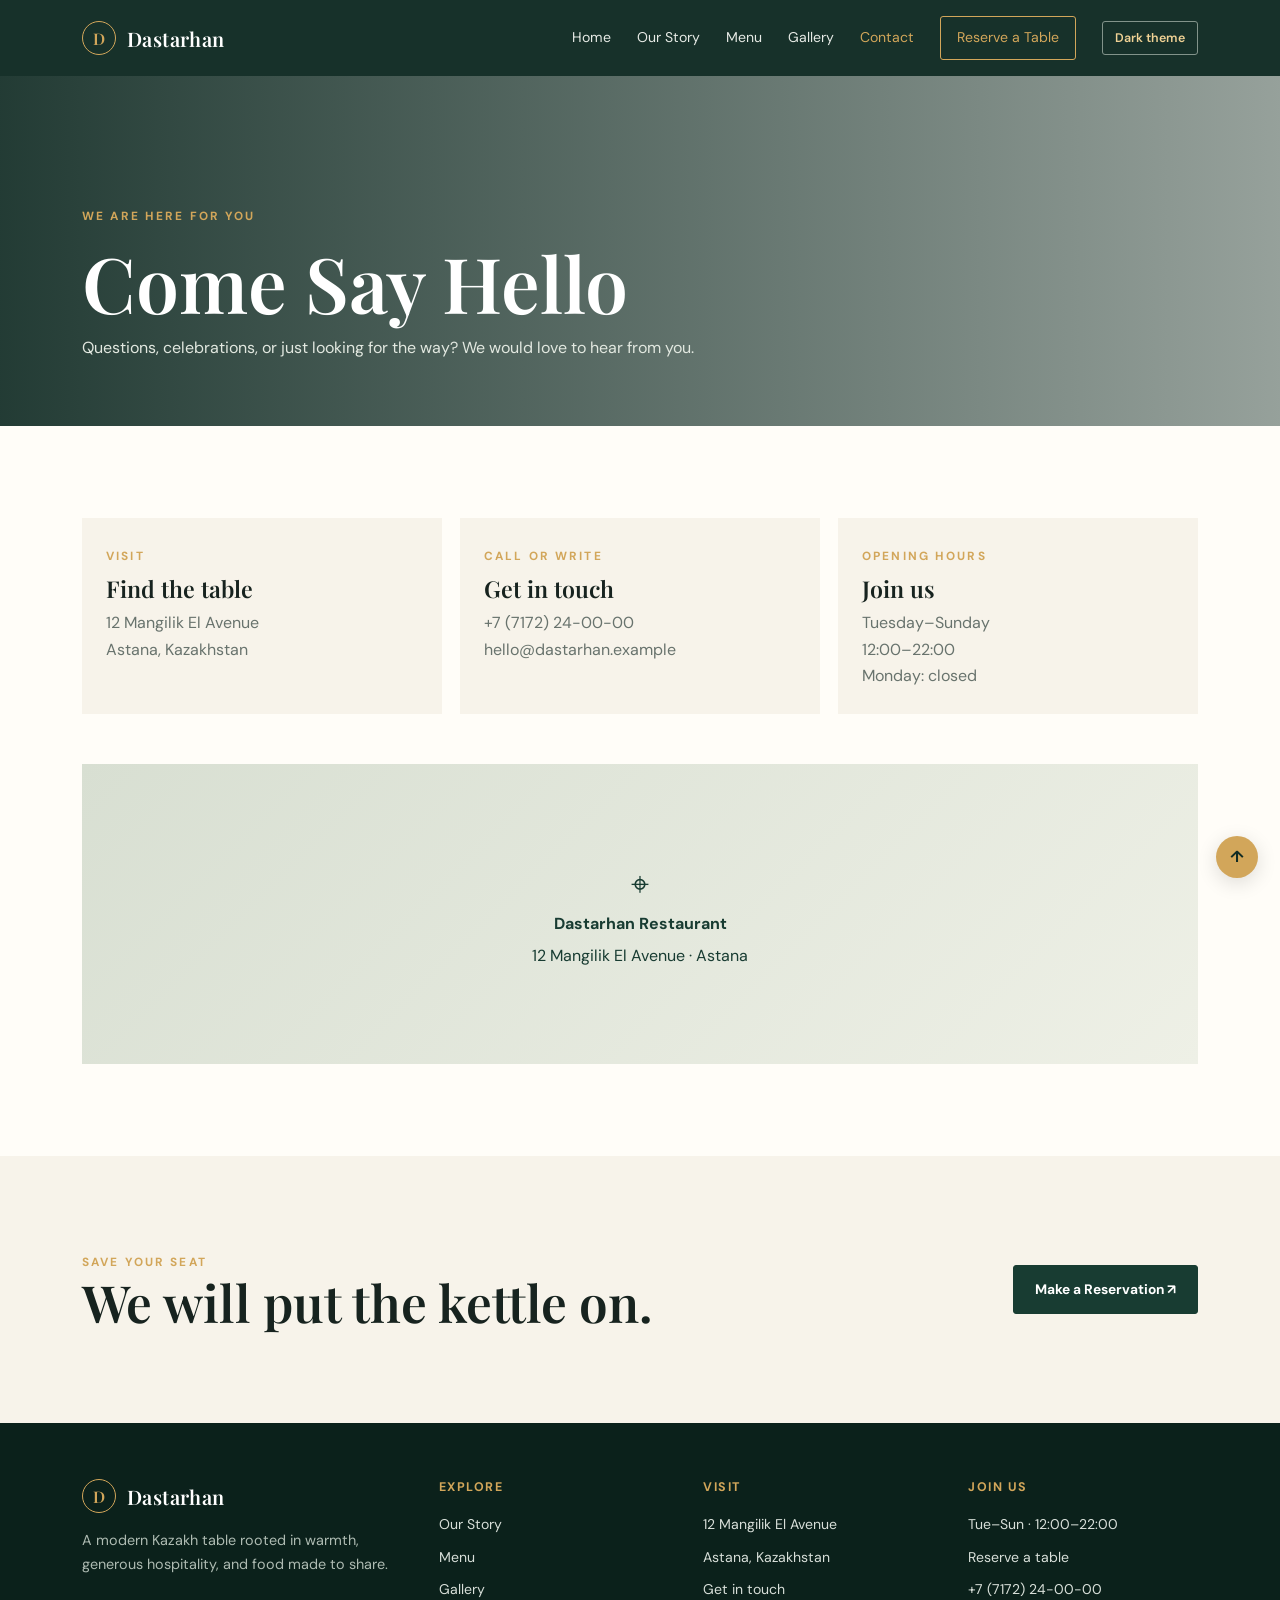
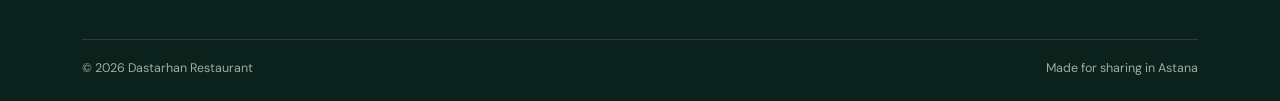
<file: contact.html>
<!doctype html>
<html lang="en">
  <head>
    <meta charset="utf-8" />
    <meta name="viewport" content="width=device-width, initial-scale=1" />
    <meta
      name="description"
      content="Contact and visit Dastarhan Restaurant in Astana."
    />
    <title>Contact | Dastarhan</title>
    <link
      href="https://cdn.jsdelivr.net/npm/bootstrap@5.3.3/dist/css/bootstrap.min.css"
      rel="stylesheet"
    />
    <link rel="stylesheet" href="styles.css" />
  </head>
  <body>
    <nav class="navbar">
      <div class="container nav-inner">
        <a class="brand" href="index.html"
          ><span class="brand-mark">D</span>Dastarhan</a
        ><button
          class="navbar-toggler"
          type="button"
          aria-label="Toggle navigation"
        >
          Menu
        </button>
        <div class="nav-links">
          <a href="index.html">Home</a><a href="about.html">Our Story</a
          ><a href="menu.html">Menu</a><a href="gallery.html">Gallery</a
          ><a class="active" href="contact.html">Contact</a
          ><a class="nav-cta" href="reservation.html">Reserve a Table</a>
        </div>
      </div>
    </nav>
    <main>
      <header class="page-hero">
        <div class="container">
          <span class="eyebrow">We are here for you</span>
          <h1>Come Say Hello</h1>
          <p>
            Questions, celebrations, or just looking for the way? We would love
            to hear from you.
          </p>
        </div>
      </header>
      <section class="section">
        <div class="container">
          <div class="contact-cards">
            <article class="contact-card">
              <span class="eyebrow">Visit</span>
              <h3 class="mt-2">Find the table</h3>
              <p>12 Mangilik El Avenue<br />Astana, Kazakhstan</p>
            </article>
            <article class="contact-card">
              <span class="eyebrow">Call or write</span>
              <h3 class="mt-2">Get in touch</h3>
              <p>
                <a href="tel:+77172240000">+7 (7172) 24-00-00</a><br /><a
                  href="mailto:hello@dastarhan.example"
                  >hello@dastarhan.example</a
                >
              </p>
            </article>
            <article class="contact-card">
              <span class="eyebrow">Opening hours</span>
              <h3 class="mt-2">Join us</h3>
              <p>Tuesday–Sunday<br />12:00–22:00<br />Monday: closed</p>
            </article>
          </div>
          <div class="map-panel">
            <div>
              <div class="map-pin">⌖</div>
              <strong>Dastarhan Restaurant</strong>
              <p>12 Mangilik El Avenue · Astana</p>
            </div>
          </div>
        </div>
      </section>
      <section class="section cream-bg">
        <div class="container split-cta">
          <div>
            <span class="eyebrow">Save your seat</span>
            <h2>We will put the kettle on.</h2>
          </div>
          <a class="btn btn-dark" href="reservation.html"
            >Make a Reservation ↗</a
          >
        </div>
      </section>
    </main>
    <footer class="footer">
      <div class="container">
        <div class="footer-grid">
          <div>
            <a class="brand" href="index.html"
              ><span class="brand-mark">D</span>Dastarhan</a
            >
            <p class="mt-3">
              A modern Kazakh table rooted in warmth, generous hospitality, and
              food made to share.
            </p>
          </div>
          <div>
            <h3>Explore</h3>
            <div class="footer-links">
              <a href="about.html">Our Story</a><a href="menu.html">Menu</a
              ><a href="gallery.html">Gallery</a>
            </div>
          </div>
          <div>
            <h3>Visit</h3>
            <div class="footer-links">
              <span>12 Mangilik El Avenue</span><span>Astana, Kazakhstan</span
              ><a href="contact.html">Get in touch</a>
            </div>
          </div>
          <div>
            <h3>Join us</h3>
            <div class="footer-links">
              <span>Tue–Sun · 12:00–22:00</span
              ><a href="reservation.html">Reserve a table</a
              ><a href="tel:+77172240000">+7 (7172) 24-00-00</a>
            </div>
          </div>
        </div>
        <div class="footer-bottom">
          <span>© 2026 Dastarhan Restaurant</span
          ><span>Made for sharing in Astana</span>
        </div>
      </div>
    </footer>
    <a class="back-top" href="#top" aria-label="Back to top">↑</a>
    <script src="https://cdn.jsdelivr.net/npm/bootstrap@5.3.3/dist/js/bootstrap.bundle.min.js"></script>
    <script
      src="https://code.jquery.com/jquery-3.7.1.min.js"
      integrity="sha256-/JqT3SQfawRcv/BIHPThkBvs0OEvtFFmqPF/lYI/Cxo="
      crossorigin="anonymous"
    ></script>
    <script src="data.js" defer></script>
    <script src="app.js" defer></script>
  </body>
</html>
</file>
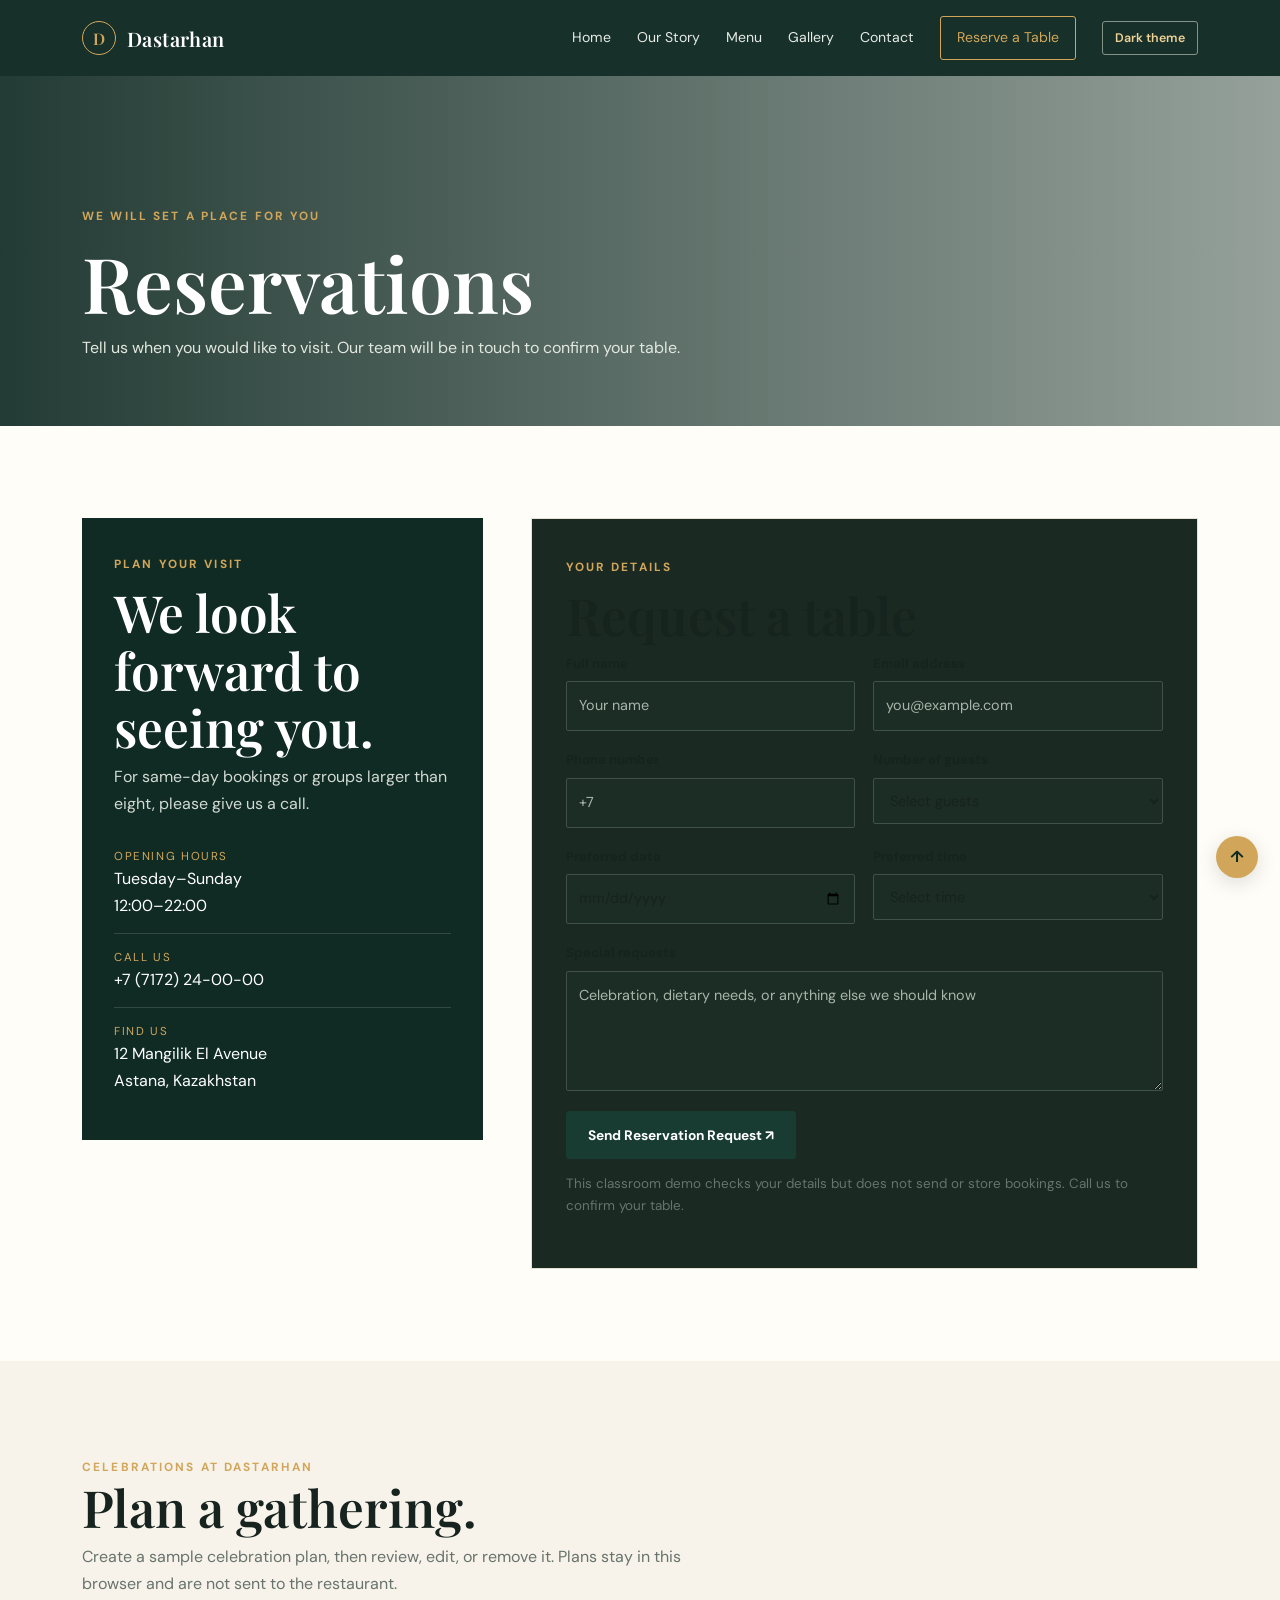
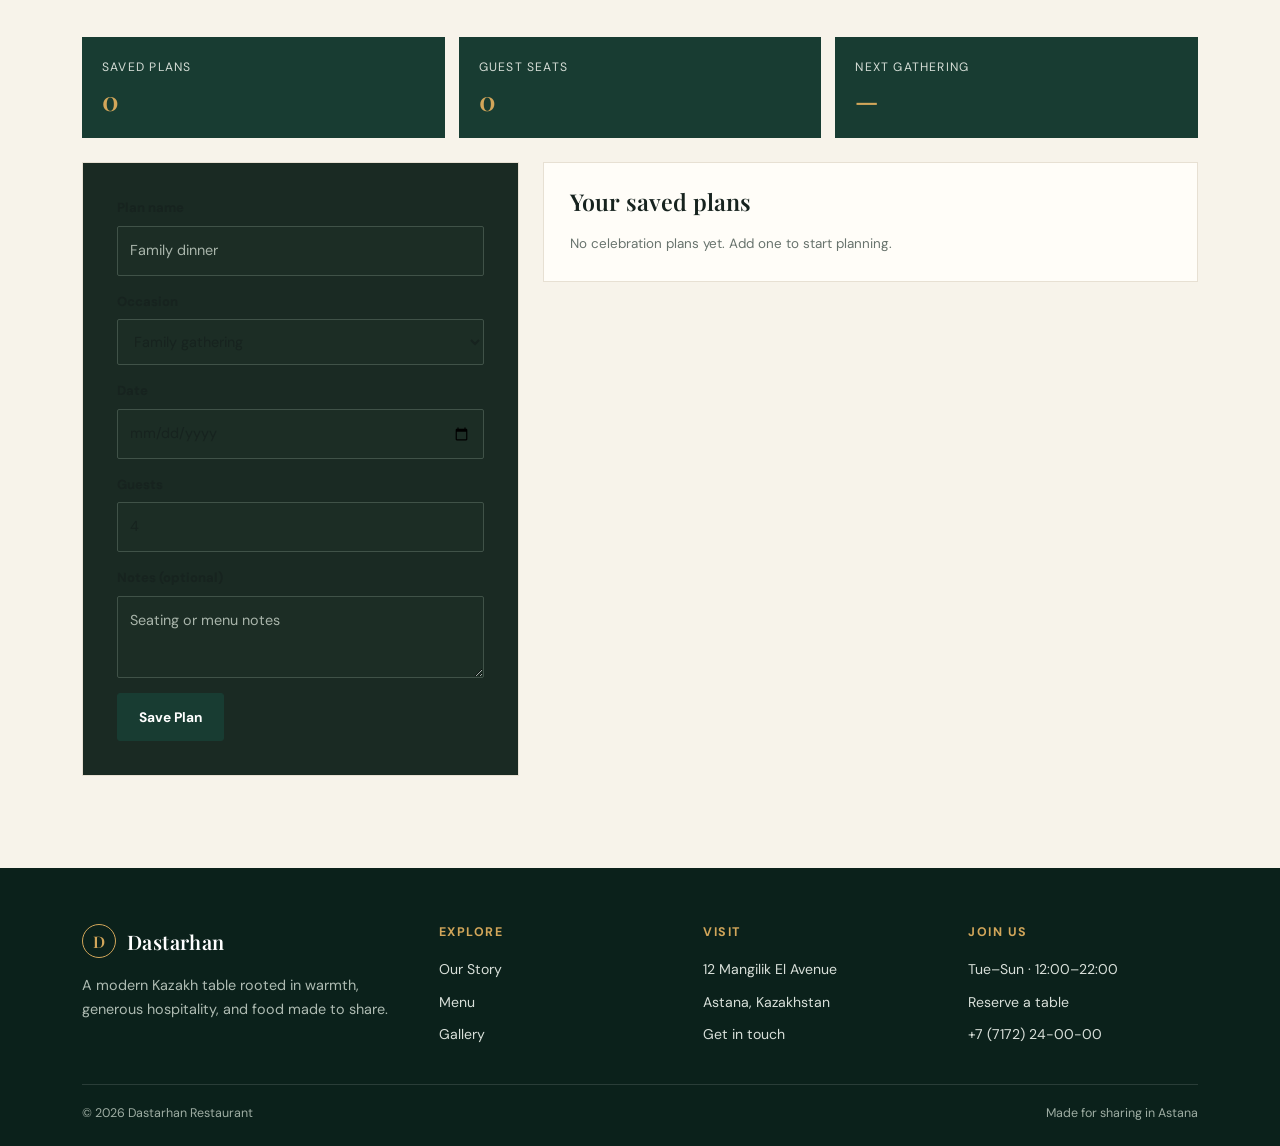
<file: reservation.html>
<!doctype html>
<html lang="en">
  <head>
    <meta charset="utf-8" />
    <meta name="viewport" content="width=device-width, initial-scale=1" />
    <meta
      name="description"
      content="Request a table at Dastarhan Restaurant in Astana."
    />
    <title>Reservations | Dastarhan</title>
    <link
      href="https://cdn.jsdelivr.net/npm/bootstrap@5.3.3/dist/css/bootstrap.min.css"
      rel="stylesheet"
    />
    <link rel="stylesheet" href="styles.css" />
  </head>
  <body>
    <nav class="navbar">
      <div class="container nav-inner">
        <a class="brand" href="index.html"
          ><span class="brand-mark">D</span>Dastarhan</a
        ><button
          class="navbar-toggler"
          type="button"
          aria-label="Toggle navigation"
        >
          Menu
        </button>
        <div class="nav-links">
          <a href="index.html">Home</a><a href="about.html">Our Story</a
          ><a href="menu.html">Menu</a><a href="gallery.html">Gallery</a
          ><a href="contact.html">Contact</a
          ><a class="nav-cta active" href="reservation.html">Reserve a Table</a>
        </div>
      </div>
    </nav>
    <main>
      <header class="page-hero">
        <div class="container">
          <span class="eyebrow">We will set a place for you</span>
          <h1>Reservations</h1>
          <p>
            Tell us when you would like to visit. Our team will be in touch to
            confirm your table.
          </p>
        </div>
      </header>
      <section class="section">
        <div class="container form-layout">
          <aside class="info-panel">
            <span class="eyebrow">Plan your visit</span>
            <h2 class="mt-2">We look forward to seeing you.</h2>
            <p>
              For same-day bookings or groups larger than eight, please give us
              a call.
            </p>
            <div class="info-item">
              <span class="info-label">Opening hours</span
              >Tuesday–Sunday<br />12:00–22:00
            </div>
            <div class="info-item">
              <span class="info-label">Call us</span
              ><a href="tel:+77172240000">+7 (7172) 24-00-00</a>
            </div>
            <div class="info-item">
              <span class="info-label">Find us</span>12 Mangilik El Avenue<br />Astana,
              Kazakhstan
            </div>
          </aside>
          <form class="form-card" id="reservationForm" novalidate>
            <span class="eyebrow">Your details</span>
            <h2 class="mt-2">Request a table</h2>
            <p
              id="reservationStatus"
              class="form-status"
              role="status"
              aria-live="polite"
            ></p>
            <div class="form-grid">
              <div class="field">
                <label for="name">Full name</label
                ><input
                  id="name"
                  name="name"
                  type="text"
                  autocomplete="name"
                  placeholder="Your name"
                  required
                />
              </div>
              <div class="field">
                <label for="email">Email address</label
                ><input
                  id="email"
                  name="email"
                  type="email"
                  autocomplete="email"
                  placeholder="you@example.com"
                  required
                />
              </div>
              <div class="field">
                <label for="phone">Phone number</label
                ><input
                  id="phone"
                  name="phone"
                  type="tel"
                  autocomplete="tel"
                  placeholder="+7"
                  required
                />
              </div>
              <div class="field">
                <label for="guests">Number of guests</label
                ><select id="guests" name="guests" required>
                  <option value="" disabled selected>Select guests</option>
                  <option>1 guest</option>
                  <option>2 guests</option>
                  <option>3 guests</option>
                  <option>4 guests</option>
                  <option>5–8 guests</option>
                  <option>More than 8</option>
                </select>
              </div>
              <div class="field">
                <label for="date">Preferred date</label
                ><input id="date" name="date" type="date" required />
              </div>
              <div class="field">
                <label for="time">Preferred time</label
                ><select id="time" name="time" required>
                  <option value="" disabled selected>Select time</option>
                  <option>12:00</option>
                  <option>14:00</option>
                  <option>16:00</option>
                  <option>18:00</option>
                  <option>20:00</option>
                  <option>21:00</option>
                </select>
              </div>
              <div class="field full">
                <label for="notes">Special requests</label
                ><textarea
                  id="notes"
                  name="notes"
                  placeholder="Celebration, dietary needs, or anything else we should know"
                ></textarea>
              </div>
            </div>
            <button class="btn btn-dark" type="submit">
              Send Reservation Request ↗
            </button>
            <p class="note">
              This classroom demo checks your details but does not send or store
              bookings. Call us to confirm your table.
            </p>
          </form>
        </div>
      </section>
      <section class="section cream-bg" aria-labelledby="plannerTitle">
        <div class="container">
          <div class="section-heading">
            <span class="eyebrow">Celebrations at Dastarhan</span>
            <h2 id="plannerTitle">Plan a gathering.</h2>
            <p>
              Create a sample celebration plan, then review, edit, or remove it.
              Plans stay in this browser and are not sent to the restaurant.
            </p>
          </div>
          <div class="planner-stats" aria-label="Plan summary">
            <div class="planner-stat">
              <span>Saved plans</span><strong id="planCount">0</strong>
            </div>
            <div class="planner-stat">
              <span>Guest seats</span><strong id="guestSeats">0</strong>
            </div>
            <div class="planner-stat">
              <span>Next gathering</span><strong id="nextPlan">—</strong>
            </div>
          </div>
          <div class="planner-layout">
            <form class="form-card planner-form" id="eventPlanForm">
              <input type="hidden" name="planId" />
              <div class="field">
                <label for="planTitle">Plan name</label
                ><input
                  id="planTitle"
                  name="planTitle"
                  type="text"
                  minlength="2"
                  maxlength="48"
                  placeholder="Family dinner"
                  required
                />
              </div>
              <div class="field">
                <label for="planOccasion">Occasion</label
                ><select id="planOccasion" name="planOccasion">
                  <option>Family gathering</option>
                  <option>Birthday</option>
                  <option>Graduation</option>
                  <option>Business dinner</option>
                  <option>Holiday celebration</option>
                </select>
              </div>
              <div class="field">
                <label for="planDate">Date</label
                ><input id="planDate" name="planDate" type="date" required />
              </div>
              <div class="field">
                <label for="planGuests">Guests</label
                ><input
                  id="planGuests"
                  name="planGuests"
                  type="number"
                  min="1"
                  max="40"
                  value="4"
                  required
                />
              </div>
              <div class="field">
                <label for="planNotes">Notes (optional)</label
                ><textarea
                  id="planNotes"
                  name="planNotes"
                  maxlength="160"
                  placeholder="Seating or menu notes"
                ></textarea>
              </div>
              <p
                id="planStatus"
                class="form-status"
                role="status"
                aria-live="polite"
              ></p>
              <div class="plan-form-actions">
                <button class="btn btn-dark" type="submit">Save Plan</button
                ><button
                  class="text-button"
                  id="cancelPlanEdit"
                  type="button"
                  hidden
                >
                  Cancel edit
                </button>
              </div>
            </form>
            <div class="planner-list-panel">
              <h3>Your saved plans</h3>
              <div id="savedPlans" class="saved-plans" aria-live="polite"></div>
            </div>
          </div>
        </div>
      </section>
    </main>
    <footer class="footer">
      <div class="container">
        <div class="footer-grid">
          <div>
            <a class="brand" href="index.html"
              ><span class="brand-mark">D</span>Dastarhan</a
            >
            <p class="mt-3">
              A modern Kazakh table rooted in warmth, generous hospitality, and
              food made to share.
            </p>
          </div>
          <div>
            <h3>Explore</h3>
            <div class="footer-links">
              <a href="about.html">Our Story</a><a href="menu.html">Menu</a
              ><a href="gallery.html">Gallery</a>
            </div>
          </div>
          <div>
            <h3>Visit</h3>
            <div class="footer-links">
              <span>12 Mangilik El Avenue</span><span>Astana, Kazakhstan</span
              ><a href="contact.html">Get in touch</a>
            </div>
          </div>
          <div>
            <h3>Join us</h3>
            <div class="footer-links">
              <span>Tue–Sun · 12:00–22:00</span
              ><a href="reservation.html">Reserve a table</a
              ><a href="tel:+77172240000">+7 (7172) 24-00-00</a>
            </div>
          </div>
        </div>
        <div class="footer-bottom">
          <span>© 2026 Dastarhan Restaurant</span
          ><span>Made for sharing in Astana</span>
        </div>
      </div>
    </footer>
    <a class="back-top" href="#top" aria-label="Back to top">↑</a>
    <script src="https://cdn.jsdelivr.net/npm/bootstrap@5.3.3/dist/js/bootstrap.bundle.min.js"></script>
    <script
      src="https://code.jquery.com/jquery-3.7.1.min.js"
      integrity="sha256-/JqT3SQfawRcv/BIHPThkBvs0OEvtFFmqPF/lYI/Cxo="
      crossorigin="anonymous"
    ></script>
    <script src="data.js" defer></script>
    <script src="app.js" defer></script>
  </body>
</html>
</file>
<file: styles.css>
@import url("https://fonts.googleapis.com/css2?family=DM+Sans:wght@400;500;600;700&family=Playfair+Display:wght@500;600;700&display=swap");

:root {
  --ink: #17231f;
  --forest: #183c32;
  --forest-deep: #102b24;
  --gold: #d2a65a;
  --cream: #f7f3ea;
  --paper: #fffdf8;
  --muted: #68736d;
  --line: #e7e0d3;
  --serif: "Playfair Display", Georgia, serif;
  --sans: "DM Sans", Arial, sans-serif;
}
* {
  box-sizing: border-box;
}
html {
  scroll-behavior: smooth;
}
body {
  margin: 0;
  background: var(--paper);
  color: var(--ink);
  font: 16px/1.65 var(--sans);
}
img {
  display: block;
  width: 100%;
  object-fit: cover;
}
a {
  color: inherit;
  text-decoration: none;
}
h1,
h2,
h3,
p {
  margin-top: 0;
}
h1,
h2,
h3 {
  font-family: var(--serif);
  line-height: 1.12;
  font-weight: 600;
}
h1 {
  font-size: clamp(2.8rem, 6vw, 5.6rem);
}
h2 {
  font-size: clamp(2rem, 4vw, 3.4rem);
}
h3 {
  font-size: 1.45rem;
}
.container {
  width: min(1160px, calc(100% - 48px));
  margin-inline: auto;
}
.eyebrow {
  color: var(--gold);
  font-size: 0.74rem;
  font-weight: 700;
  letter-spacing: 0.18em;
  text-transform: uppercase;
}
.section {
  padding: 92px 0;
}
.section-heading {
  max-width: 650px;
  margin-bottom: 40px;
}
.section-heading p {
  color: var(--muted);
}
.navbar {
  position: sticky;
  top: 0;
  z-index: 1000;
  background: rgba(16, 43, 36, 0.97);
  backdrop-filter: blur(12px);
  padding: 0;
}
.nav-inner {
  min-height: 76px;
  display: flex;
  align-items: center;
  justify-content: space-between;
  gap: 28px;
}
.brand {
  display: flex;
  align-items: center;
  gap: 11px;
  color: #fff;
  font: 600 1.25rem var(--serif);
  letter-spacing: 0.02em;
}
.brand-mark {
  width: 34px;
  height: 34px;
  border: 1px solid var(--gold);
  color: var(--gold);
  display: grid;
  place-items: center;
  border-radius: 50%;
  font: 600 1rem var(--serif);
}
.nav-links {
  display: flex;
  align-items: center;
  gap: 26px;
  color: #e7ebe6;
  font-size: 0.88rem;
}
.nav-links a {
  transition: color 0.2s;
}
.nav-links a:hover,
.nav-links a.active {
  color: var(--gold);
}
.nav-cta {
  border: 1px solid var(--gold);
  padding: 9px 16px;
  border-radius: 3px;
  color: var(--gold) !important;
}
.navbar-toggler {
  display: none;
  color: #fff;
  background: transparent;
  border: 1px solid #708179;
  border-radius: 4px;
  padding: 7px 11px;
}
.btn {
  display: inline-flex;
  align-items: center;
  justify-content: center;
  gap: 9px;
  padding: 13px 21px;
  border: 1px solid var(--gold);
  border-radius: 3px;
  background: var(--gold);
  color: var(--forest-deep);
  font-weight: 700;
  font-size: 0.86rem;
  transition: 0.2s;
}
.btn:hover {
  background: #e1bb77;
  border-color: #e1bb77;
  color: var(--forest-deep);
  transform: translateY(-2px);
}
.btn-outline {
  background: transparent;
  color: white;
}
.btn-outline:hover {
  color: var(--forest-deep);
}
.btn-dark {
  background: var(--forest);
  border-color: var(--forest);
  color: white;
}
.btn-dark:hover {
  background: var(--forest-deep);
  color: white;
}
.hero {
  min-height: 660px;
  display: flex;
  align-items: center;
  position: relative;
  isolation: isolate;
  color: #fff;
  background: #192e27
    url("https://images.unsplash.com/photo-1547592180-85f173990554?auto=format&fit=crop&w=2000&q=85")
    center 54% / cover;
}
.hero:before {
  content: "";
  position: absolute;
  inset: 0;
  z-index: -1;
  background: linear-gradient(
    90deg,
    rgba(10, 27, 22, 0.88),
    rgba(10, 27, 22, 0.54) 55%,
    rgba(10, 27, 22, 0.1)
  );
}
.hero-copy {
  max-width: 720px;
  padding: 90px 0;
}
.hero h1 {
  margin: 16px 0 20px;
}
.hero p {
  max-width: 520px;
  color: #e5e7df;
  font-size: 1.08rem;
  margin-bottom: 28px;
}
.hero-actions {
  display: flex;
  flex-wrap: wrap;
  gap: 12px;
}
.hero-note {
  position: absolute;
  right: 5%;
  bottom: 34px;
  color: #fff;
  font-size: 0.75rem;
  letter-spacing: 0.16em;
  text-transform: uppercase;
  writing-mode: vertical-rl;
}
.hero-note:before {
  content: "";
  display: inline-block;
  height: 38px;
  border-left: 1px solid var(--gold);
  margin-bottom: 12px;
}
.intro-grid {
  display: grid;
  grid-template-columns: 1fr 1fr;
  align-items: center;
  gap: 70px;
}
.intro-image {
  height: 490px;
  position: relative;
}
.intro-image img {
  height: 100%;
  border-radius: 3px;
}
.image-tag {
  position: absolute;
  right: -18px;
  bottom: 25px;
  background: var(--gold);
  padding: 18px 22px;
  font: 600 1.1rem var(--serif);
}
.intro-copy p {
  color: var(--muted);
}
.features {
  display: grid;
  grid-template-columns: repeat(3, 1fr);
  gap: 22px;
}
.feature-card {
  background: var(--cream);
  padding: 30px;
  border-top: 2px solid var(--gold);
}
.feature-icon {
  font-size: 1.5rem;
  color: var(--gold);
  margin-bottom: 15px;
}
.feature-card p {
  color: var(--muted);
  font-size: 0.94rem;
  margin-bottom: 0;
}
.dish-grid {
  display: grid;
  grid-template-columns: repeat(3, 1fr);
  gap: 24px;
}
.dish-card {
  background: white;
  box-shadow: 0 10px 35px #18251d0d;
}
.dish-card img {
  height: 230px;
}
.dish-body {
  padding: 22px;
}
.dish-body p {
  font-size: 0.9rem;
  color: var(--muted);
  margin-bottom: 8px;
}
.dish-meta {
  display: flex;
  justify-content: space-between;
  align-items: center;
  color: var(--forest);
  font-weight: 700;
}
.price {
  color: #98702d;
}
.cream-bg {
  background: var(--cream);
}
.dark-band {
  background: var(--forest-deep);
  color: white;
}
.dark-band .section-heading p {
  color: #c6cec7;
}
.quote {
  font: italic 1.55rem/1.5 var(--serif);
  max-width: 760px;
  margin: 0 auto;
  text-align: center;
}
.quote-by {
  text-align: center;
  color: var(--gold);
  font-size: 0.76rem;
  letter-spacing: 0.15em;
  text-transform: uppercase;
  margin-top: 20px;
}
.split-cta {
  display: flex;
  justify-content: space-between;
  align-items: center;
  gap: 28px;
}
.split-cta h2 {
  max-width: 650px;
  margin-bottom: 0;
}
.page-hero {
  min-height: 350px;
  display: flex;
  align-items: end;
  padding: 65px 0;
  color: white;
  background:
    linear-gradient(90deg, #102b24eb, #102b2470),
    url("https://images.unsplash.com/photo-1517248135467-4c7edcad34c4?auto=format&fit=crop&w=1800&q=80")
      center/cover;
}
.page-hero h1 {
  margin: 10px 0;
}
.page-hero p {
  color: #e2e8e0;
  max-width: 620px;
  margin: 0;
}
.story-grid {
  display: grid;
  grid-template-columns: 1fr 1fr;
  gap: 54px;
  align-items: center;
}
.story-grid img {
  height: 470px;
}
.story-copy p {
  color: var(--muted);
}
.check-list {
  list-style: none;
  padding: 0;
  margin: 24px 0;
}
.check-list li {
  padding: 8px 0 8px 27px;
  position: relative;
}
.check-list li:before {
  content: "✦";
  position: absolute;
  left: 0;
  color: #b48940;
}
.menu-tabs {
  display: flex;
  gap: 10px;
  flex-wrap: wrap;
  margin-bottom: 28px;
}
.menu-tabs span {
  padding: 8px 14px;
  background: var(--cream);
  font-size: 0.8rem;
  color: var(--forest);
  font-weight: 700;
}
.table-wrap {
  overflow-x: auto;
  background: white;
  border: 1px solid var(--line);
}
.menu-table {
  width: 100%;
  border-collapse: collapse;
  min-width: 650px;
}
.menu-table th,
.menu-table td {
  text-align: left;
  padding: 17px 20px;
  border-bottom: 1px solid var(--line);
}
.menu-table th {
  background: var(--forest);
  color: white;
  font-size: 0.78rem;
  letter-spacing: 0.08em;
  text-transform: uppercase;
}
.menu-table td {
  font-size: 0.92rem;
}
.menu-table td:first-child {
  font-weight: 700;
  color: var(--forest);
}
.menu-table tr:last-child td {
  border-bottom: 0;
}
.menu-table .price {
  text-align: right;
  font-weight: 700;
  white-space: nowrap;
}
.note {
  font-size: 0.84rem;
  color: var(--muted);
  margin-top: 14px;
}
.gallery-grid {
  display: grid;
  grid-template-columns: repeat(4, 1fr);
  grid-auto-rows: 220px;
  gap: 14px;
}
.gallery-grid figure {
  margin: 0;
  position: relative;
  overflow: hidden;
}
.gallery-grid figure:first-child {
  grid-column: span 2;
  grid-row: span 2;
}
.gallery-grid img {
  height: 100%;
  transition: transform 0.4s;
}
.gallery-grid figure:hover img {
  transform: scale(1.05);
}
.gallery-grid figcaption {
  position: absolute;
  bottom: 0;
  left: 0;
  right: 0;
  padding: 32px 16px 14px;
  color: white;
  font-weight: 600;
  background: linear-gradient(transparent, #102b24c9);
}
.form-layout {
  display: grid;
  grid-template-columns: 0.75fr 1.25fr;
  gap: 48px;
  align-items: start;
}
.info-panel {
  background: var(--forest);
  color: white;
  padding: 32px;
}
.info-panel p {
  color: #d2dbd3;
}
.info-item {
  padding: 14px 0;
  border-bottom: 1px solid #ffffff25;
}
.info-item:last-child {
  border: 0;
}
.info-label {
  display: block;
  color: var(--gold);
  font-size: 0.72rem;
  letter-spacing: 0.14em;
  text-transform: uppercase;
}
.form-card {
  background: white;
  border: 1px solid var(--line);
  padding: 34px;
}
.form-grid {
  display: grid;
  grid-template-columns: 1fr 1fr;
  gap: 18px;
}
.field {
  display: flex;
  flex-direction: column;
  gap: 7px;
}
.field.full {
  grid-column: 1/-1;
}
.field label {
  font-weight: 700;
  font-size: 0.82rem;
}
.field input,
.field select,
.field textarea {
  width: 100%;
  padding: 12px;
  border: 1px solid #d9d7cf;
  border-radius: 2px;
  background: #fff;
  font: inherit;
  font-size: 0.9rem;
}
.field textarea {
  min-height: 120px;
  resize: vertical;
}
.field input:focus,
.field select:focus,
.field textarea:focus {
  outline: 2px solid #d2a65a80;
  border-color: var(--gold);
}
.form-card .btn {
  margin-top: 20px;
}
.contact-cards {
  display: grid;
  grid-template-columns: repeat(3, 1fr);
  gap: 18px;
  margin-bottom: 50px;
}
.contact-card {
  padding: 24px;
  background: var(--cream);
}
.contact-card p {
  color: var(--muted);
  margin-bottom: 0;
}
.map-panel {
  height: 300px;
  background: linear-gradient(135deg, #d8dfd2, #eef0e6);
  display: grid;
  place-items: center;
  color: var(--forest);
  text-align: center;
}
.map-pin {
  font-size: 2rem;
}
.map-panel p {
  margin: 6px 0 0;
}
.footer {
  background: #0b211b;
  color: #d8dfd9;
  padding: 56px 0 22px;
}
.footer-grid {
  display: grid;
  grid-template-columns: 1.4fr 1fr 1fr 1fr;
  gap: 35px;
  padding-bottom: 38px;
}
.footer p {
  color: #aebbb2;
  font-size: 0.9rem;
  max-width: 310px;
}
.footer h3 {
  font: 700 0.78rem var(--sans);
  letter-spacing: 0.12em;
  text-transform: uppercase;
  color: var(--gold);
  margin-bottom: 18px;
}
.footer-links {
  display: grid;
  gap: 9px;
  font-size: 0.88rem;
  color: #d8dfd9;
}
.footer-links a:hover {
  color: var(--gold);
}
.footer-bottom {
  border-top: 1px solid #ffffff20;
  padding-top: 18px;
  display: flex;
  justify-content: space-between;
  gap: 18px;
  color: #9eada3;
  font-size: 0.78rem;
}
.back-top {
  position: fixed;
  right: 22px;
  bottom: 22px;
  z-index: 900;
  width: 42px;
  height: 42px;
  border-radius: 50%;
  display: grid;
  place-items: center;
  background: var(--gold);
  color: var(--forest-deep);
  box-shadow: 0 5px 20px #0002;
  font-weight: 700;
}
@media (max-width: 991px) {
  .nav-inner {
    flex-wrap: wrap;
    padding: 15px 0;
  }
  .navbar-toggler {
    display: block;
  }
  .nav-links {
    display: none;
    flex-basis: 100%;
    flex-direction: column;
    align-items: stretch;
    gap: 0;
    padding-bottom: 10px;
  }
  .nav-links.open {
    display: flex;
  }
  .nav-links a {
    padding: 10px 4px;
  }
  .nav-cta {
    border: 0;
    padding-left: 4px;
  }
  .hero {
    min-height: 590px;
  }
  .intro-grid,
  .story-grid {
    gap: 36px;
  }
  .gallery-grid {
    grid-template-columns: repeat(3, 1fr);
  }
  .footer-grid {
    grid-template-columns: repeat(2, 1fr);
  }
}
@media (max-width: 767px) {
  .container {
    width: min(100% - 34px, 600px);
  }
  .section {
    padding: 64px 0;
  }
  .hero {
    min-height: 570px;
    background-position: 60% center;
  }
  .hero-copy {
    padding: 75px 0;
  }
  .hero-note {
    display: none;
  }
  .intro-grid,
  .story-grid,
  .form-layout {
    grid-template-columns: 1fr;
  }
  .intro-image {
    height: 370px;
    order: 2;
  }
  .image-tag {
    right: 0;
  }
  .features,
  .dish-grid,
  .contact-cards {
    grid-template-columns: 1fr;
  }
  .dish-card img {
    height: 260px;
  }
  .split-cta {
    align-items: flex-start;
    flex-direction: column;
  }
  .page-hero {
    min-height: 300px;
  }
  .story-grid img {
    height: 350px;
  }
  .gallery-grid {
    grid-template-columns: repeat(2, 1fr);
    grid-auto-rows: 170px;
    gap: 9px;
  }
  .gallery-grid figure:first-child {
    grid-row: span 2;
  }
  .form-card {
    padding: 23px;
  }
  .form-grid {
    grid-template-columns: 1fr;
  }
  .field.full {
    grid-column: auto;
  }
  .footer-grid {
    grid-template-columns: 1fr 1fr;
    gap: 28px;
  }
  .footer-grid > div:first-child {
    grid-column: 1/-1;
  }
  .footer-bottom {
    flex-direction: column;
  }
  .map-panel {
    height: 230px;
  }
}
@media (max-width: 420px) {
  .brand {
    font-size: 1.1rem;
  }
  .hero h1 {
    font-size: 2.7rem;
  }
  .footer-grid {
    grid-template-columns: 1fr;
  }
  .footer-grid > div:first-child {
    grid-column: auto;
  }
  .gallery-grid {
    grid-auto-rows: 140px;
  }
  .intro-image {
    height: 300px;
  }
}

.theme-toggle {
  background: transparent;
  border: 1px solid #82938a;
  color: #f0d295;
  padding: 8px 12px;
  border-radius: 3px;
  font: 600 0.78rem var(--sans);
  cursor: pointer;
}
.theme-toggle:hover,
.theme-toggle[aria-pressed="true"] {
  background: var(--gold);
  color: var(--forest-deep);
}
.interactive-menu {
  border-top: 1px solid var(--line);
  padding-top: 28px;
}
.menu-toolbar {
  display: grid;
  grid-template-columns: minmax(200px, 1.2fr) minmax(180px, 0.8fr) auto;
  gap: 16px;
  align-items: end;
  margin-bottom: 18px;
}
.menu-toolbar .btn {
  white-space: nowrap;
}
.menu-guide {
  margin: 0 0 20px;
  border: 1px solid var(--line);
  background: var(--cream);
}
.guide-trigger {
  width: 100%;
  display: flex;
  justify-content: space-between;
  align-items: center;
  text-align: left;
  padding: 13px 16px;
  border: 0;
  background: transparent;
  color: var(--forest);
  font: 700 0.9rem var(--sans);
  cursor: pointer;
}
.menu-guide-content {
  padding: 0 16px 12px;
  color: var(--muted);
}
.menu-guide-content p {
  margin: 0;
}
.menu-workspace {
  display: grid;
  grid-template-columns: minmax(0, 1fr) 270px;
  gap: 22px;
  align-items: start;
}
.interactive-dishes {
  grid-template-columns: repeat(2, minmax(0, 1fr));
  gap: 16px;
}
.interactive-dish img {
  height: 180px;
}
.interactive-dish .dish-body {
  padding: 16px;
}
.interactive-dish .dish-meta {
  gap: 8px;
}
.interactive-dish h3 {
  font-size: 1.2rem;
  margin-bottom: 0;
}
.interactive-dish p {
  min-height: 48px;
}
.dish-actions {
  display: flex;
  justify-content: space-between;
  gap: 8px;
  align-items: center;
}
.favorite-button,
.add-button,
.text-button,
.remove-button {
  border: 0;
  background: transparent;
  color: var(--forest);
  font: 700 0.78rem var(--sans);
  cursor: pointer;
  padding: 7px 0;
}
.favorite-button[aria-pressed="true"] {
  color: #a23b31;
}
.add-button {
  border: 1px solid var(--gold);
  border-radius: 3px;
  padding: 8px 10px;
  background: #fffaf0;
}
.order-panel {
  background: var(--cream);
  border: 1px solid var(--line);
  padding: 20px;
  position: relative;
}
.order-panel h3 {
  margin: 9px 0 18px;
}
.order-panel h3 span {
  display: inline-grid;
  place-items: center;
  min-width: 26px;
  height: 26px;
  margin-left: 5px;
  border-radius: 50%;
  background: var(--gold);
  font: 700 0.75rem var(--sans);
}
.order-list {
  list-style: none;
  margin: 0;
  padding: 0;
}
.order-list li {
  display: flex;
  justify-content: space-between;
  gap: 10px;
  align-items: center;
  padding: 10px 0;
  border-bottom: 1px solid var(--line);
  font-size: 0.82rem;
}
.cart-row-controls {
  display: flex;
  align-items: center;
  gap: 10px;
  white-space: nowrap;
}
.remove-button {
  font-size: 1.2rem;
  line-height: 1;
}
.order-total {
  display: flex;
  justify-content: space-between;
  gap: 10px;
  border-top: 1px solid var(--line);
  margin-top: 15px;
  padding-top: 14px;
}
.text-button {
  margin-top: 10px;
  text-decoration: underline;
}
.gallery-help {
  color: var(--muted);
  margin-bottom: 20px;
}
.gallery-grid figure[role="button"] {
  cursor: zoom-in;
}
.gallery-grid figure[role="button"]:focus-visible {
  outline: 3px solid var(--gold);
  outline-offset: 3px;
}
.gallery-lightbox {
  display: none;
  position: fixed;
  inset: 0;
  z-index: 2000;
  background: #07130fe8;
  padding: 5vh 20px;
  align-items: center;
  justify-content: center;
}
.lightbox-content {
  position: relative;
  max-width: min(900px, 100%);
  text-align: center;
  color: white;
}
.lightbox-content img {
  width: auto;
  max-width: 100%;
  max-height: 78vh;
  margin: 0 auto;
  border: 4px solid white;
  object-fit: contain;
}
.lightbox-content p {
  margin: 12px 0 0;
}
.lightbox-close {
  position: absolute;
  right: -14px;
  top: -18px;
  width: 42px;
  height: 42px;
  border: 0;
  border-radius: 50%;
  background: var(--gold);
  color: var(--forest-deep);
  font-size: 1.7rem;
  cursor: pointer;
}
.form-status {
  padding: 12px 14px;
  border-left: 3px solid #b45a4c;
  background: #fff2ef;
  color: #782e27;
}
.form-status:empty {
  display: none;
}
.form-status.success {
  border-color: #4e8061;
  background: #eff7f0;
  color: #235336;
}
.field-error {
  color: #a1322c;
  font-size: 0.8rem;
}
.field input.is-invalid,
.field select.is-invalid {
  border-color: #a1322c;
  box-shadow: 0 0 0 2px #a1322c20;
}
.visually-hidden {
  position: absolute;
  width: 1px;
  height: 1px;
  padding: 0;
  margin: -1px;
  overflow: hidden;
  clip: rect(0, 0, 0, 0);
  white-space: nowrap;
  border: 0;
}
:root[data-theme="dark"] {
  --ink: #ecf0eb;
  --cream: #1b2c25;
  --paper: #14221c;
  --muted: #b7c2b9;
  --line: #35483d;
}
.dark-band {
  background: #091711;
}
.dish-card,
.form-card,
.table-wrap {
  background: #1a2a23;
  color: var(--ink);
}
.menu-table td {
  color: var(--ink);
}
.menu-table td:first-child {
  color: #dbbb7c;
}
.menu-guide {
  background: #1b2c25;
}
.guide-trigger {
  color: #e8eee8;
}
.add-button {
  background: #28382e;
  color: #f1d9a8;
}
.info-panel {
  background: #102b24;
}
.contact-card {
  background: var(--cream);
}
.field input,
.field select,
.field textarea {
  background: #1c2d25;
  color: var(--ink);
  border-color: #405248;
}
.field input::placeholder,
.field textarea::placeholder {
  color: #a9b5ab;
}
.form-status {
  background: #392722;
  color: #ffd6cc;
}
.form-status.success {
  background: #20382a;
  color: #c9ebcf;
}
.order-panel {
  background: #1b2c25;
}
.price {
  color: #dfc187;
}
@media (max-width: 991px) {
  .menu-workspace {
    grid-template-columns: minmax(0, 1fr) 240px;
  }
  .menu-toolbar {
    grid-template-columns: 1fr 1fr;
  }
  .menu-toolbar > .btn {
    grid-column: 1/-1;
    justify-self: start;
  }
}
@media (max-width: 767px) {
  .nav-links {
    padding-top: 6px;
  }
  .theme-toggle {
    align-self: flex-start;
    margin-top: 8px;
  }
  .menu-toolbar,
  .menu-workspace {
    grid-template-columns: 1fr;
  }
  .menu-toolbar > .btn {
    grid-column: auto;
  }
  .interactive-dishes {
    grid-template-columns: 1fr;
  }
  .interactive-dish img {
    height: 230px;
  }
  .interactive-dish p {
    min-height: 0;
  }
  .order-panel {
    order: -1;
  }
  .gallery-lightbox {
    padding: 7vh 14px;
  }
  .lightbox-close {
    right: -8px;
    top: -44px;
  }
}

.weather-section {
  padding-top: 0;
}
.weather-card {
  display: grid;
  grid-template-columns: 0.8fr 1.2fr;
  gap: 34px;
  align-items: center;
  padding: 32px;
  background: var(--forest-deep);
  color: white;
}
.weather-card h2 {
  margin: 9px 0;
  font-size: clamp(1.7rem, 3vw, 2.5rem);
}
.weather-status {
  color: #d9e0da;
  margin-bottom: 8px;
}
.weather-grid {
  display: grid;
  grid-template-columns: repeat(2, 1fr);
  gap: 10px;
}
.weather-item {
  display: flex;
  justify-content: space-between;
  gap: 12px;
  padding: 14px;
  background: #ffffff12;
  border: 1px solid #ffffff20;
}
.weather-item span {
  color: #c7d0c9;
  font-size: 0.84rem;
}
.weather-item strong {
  color: #f0d295;
}
.planner-stats {
  display: grid;
  grid-template-columns: repeat(3, 1fr);
  gap: 14px;
  margin-bottom: 24px;
}
.planner-stat {
  padding: 20px;
  background: var(--forest);
  color: white;
  display: grid;
  gap: 5px;
}
.planner-stat span {
  font-size: 0.76rem;
  text-transform: uppercase;
  letter-spacing: 0.1em;
  color: #d5ddd6;
}
.planner-stat strong {
  font: 600 1.65rem var(--serif);
  color: var(--gold);
}
.planner-layout {
  display: grid;
  grid-template-columns: minmax(0, 0.8fr) minmax(0, 1.2fr);
  gap: 24px;
  align-items: start;
}
.planner-form {
  display: grid;
  gap: 15px;
}
.planner-form .field textarea {
  min-height: 82px;
}
.planner-form .btn {
  margin: 0;
}
.plan-form-actions,
.plan-actions {
  display: flex;
  gap: 18px;
  align-items: center;
}
.planner-list-panel {
  padding: 26px;
  background: var(--paper);
  border: 1px solid var(--line);
}
.planner-list-panel > h3 {
  margin-bottom: 18px;
}
.saved-plans {
  display: grid;
  gap: 12px;
}
.plan-card {
  padding: 17px;
  background: var(--cream);
  border-left: 3px solid var(--gold);
}
.plan-card-heading {
  display: flex;
  justify-content: space-between;
  align-items: flex-start;
  gap: 12px;
}
.plan-card h3 {
  margin: 0;
  font-size: 1.15rem;
}
.plan-date {
  white-space: nowrap;
  font-weight: 700;
  color: var(--forest);
  font-size: 0.84rem;
}
.plan-card p {
  margin: 9px 0;
  color: var(--muted);
  font-size: 0.88rem;
}
.plan-actions {
  justify-content: flex-end;
}
.text-button.danger {
  color: #a23b31;
}
.planner-form .form-status {
  margin: 0;
}
.planner-list-panel .note {
  margin: 0;
}
@media (max-width: 991px) {
  .weather-card {
    grid-template-columns: 1fr;
  }
  .planner-layout {
    grid-template-columns: 1fr;
  }
}
@media (max-width: 767px) {
  .weather-card {
    padding: 22px;
  }
  .weather-grid {
    grid-template-columns: 1fr;
  }
  .planner-stats {
    grid-template-columns: 1fr 1fr;
  }
  .planner-stat:last-child {
    grid-column: 1/-1;
  }
  .plan-card-heading {
    flex-direction: column;
    gap: 4px;
  }
  .plan-date {
    white-space: normal;
  }
}
</file>
